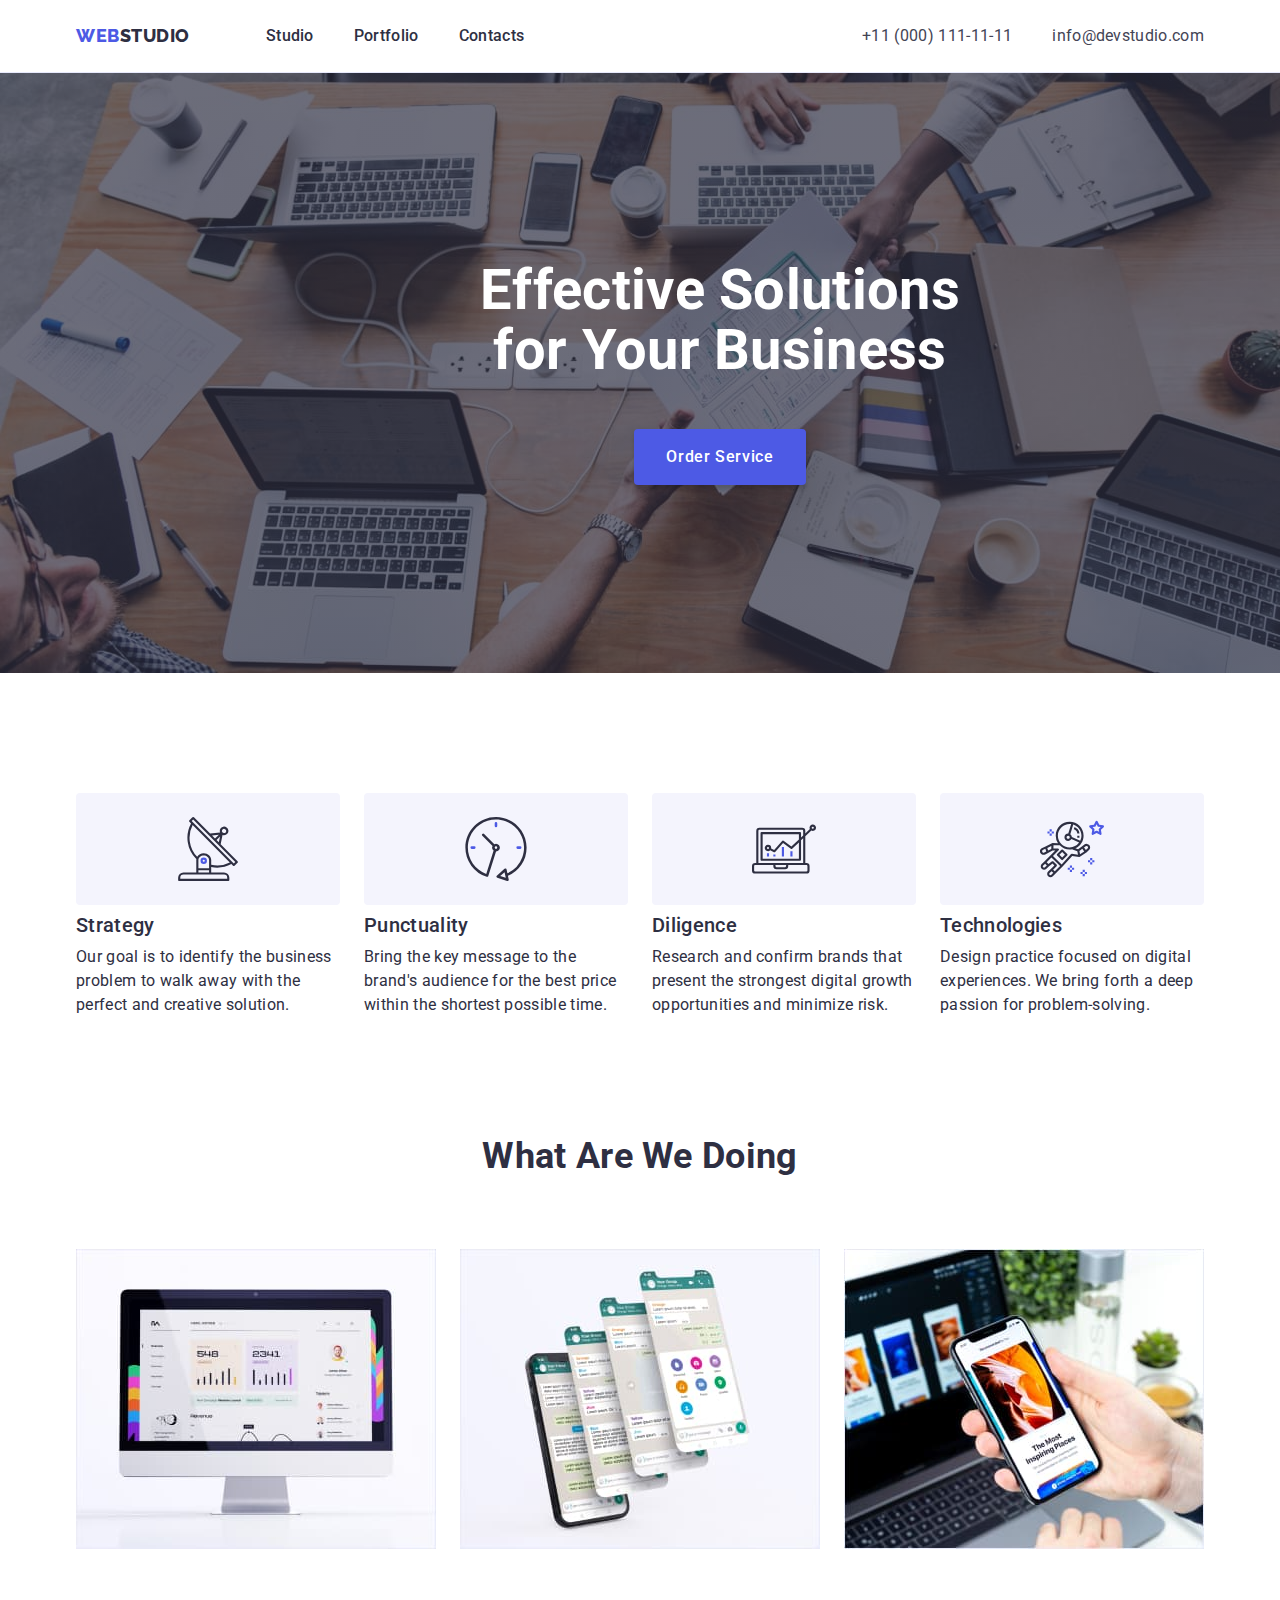
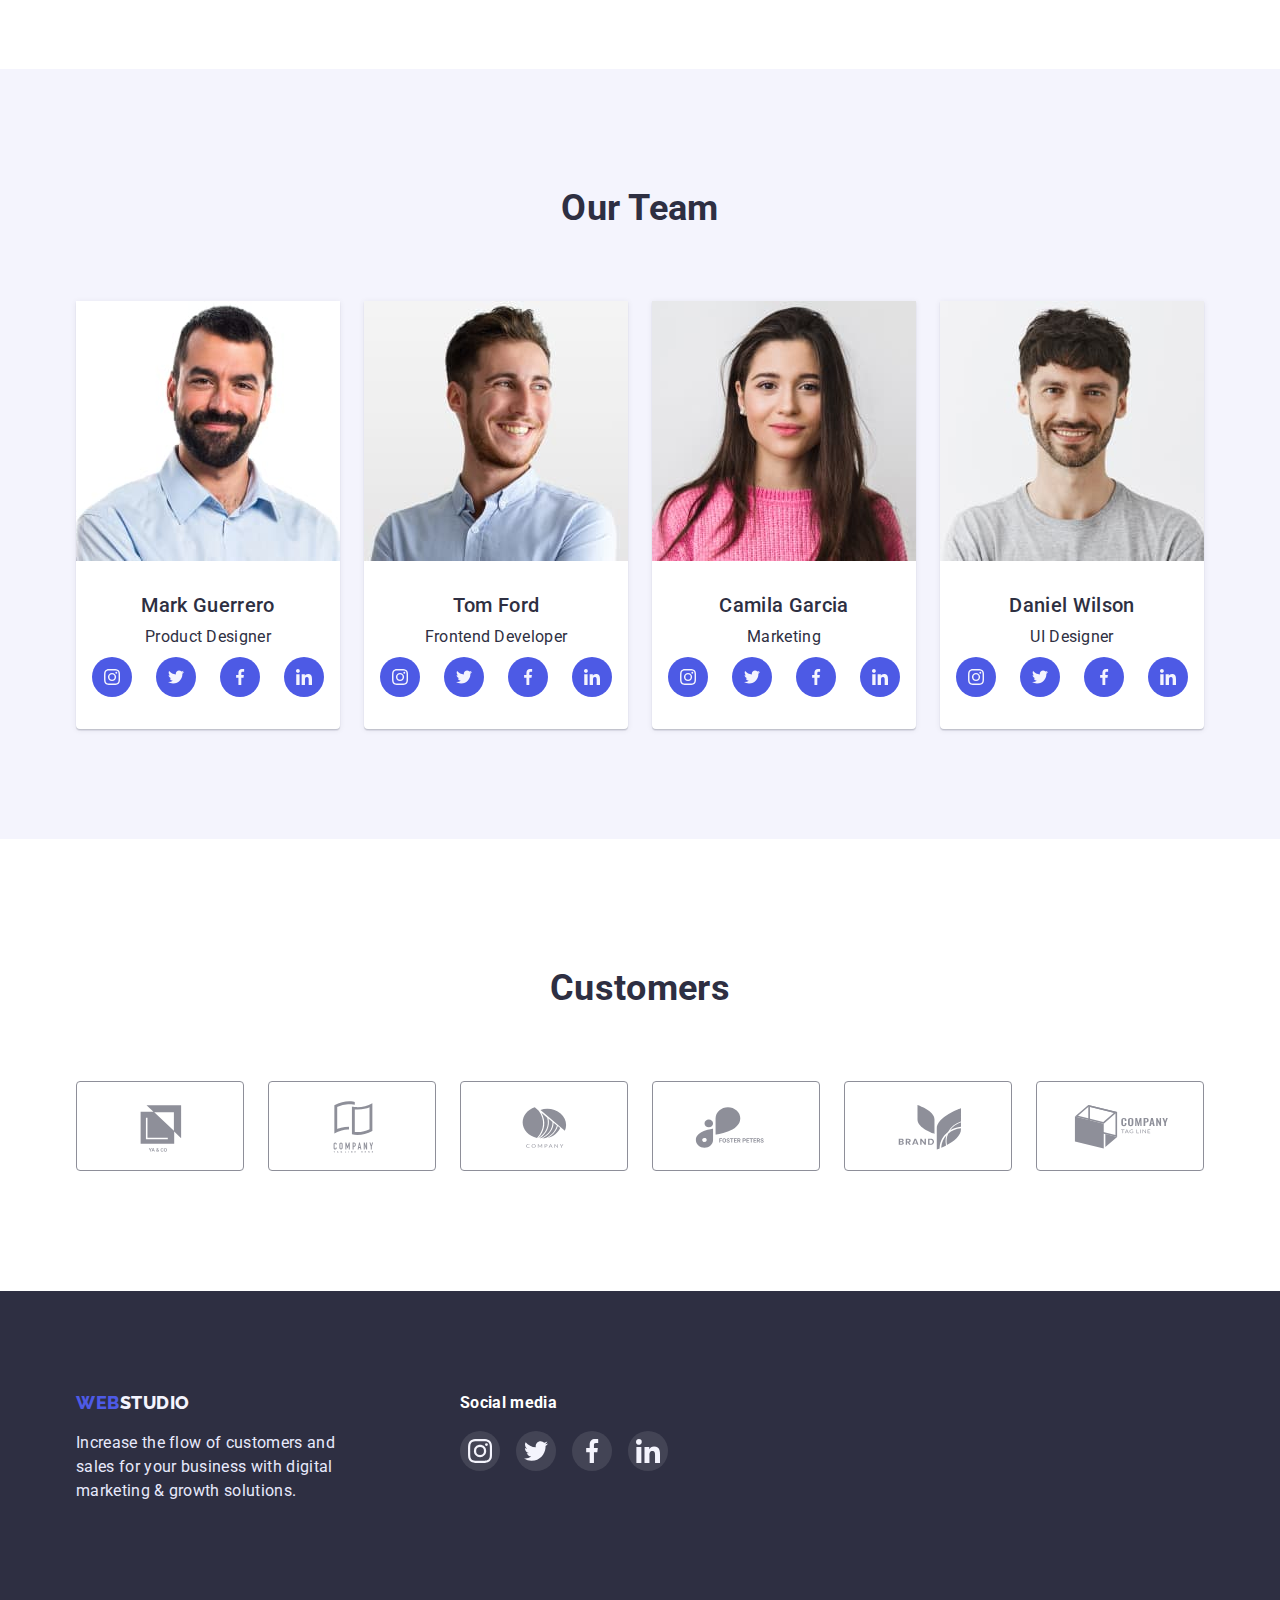
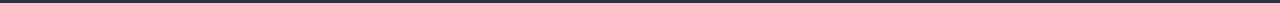
<file: index.html>
<!DOCTYPE html>
<html lang="en">
  <head>
    <meta charset="UTF-8" />
    <meta http-equiv="X-UA-Compatible" content="IE=edge" />
    <meta name="viewport" content="width=device-width, initial-scale=1.0" />
    <title>Document</title>
    <link
      rel="stylesheet"
      href="https://cdn.jsdelivr.net/npm/modern-normalize@1.1.0/modern-normalize.min.css"
    />
    <link rel="preconnect" href="https://fonts.googleapis.com" />
    <link rel="preconnect" href="https://fonts.gstatic.com" crossorigin />
    <link
      href="https://fonts.googleapis.com/css2?family=Raleway:wght@800&family=Roboto:wght@400;500;700;900&display=swap"
      rel="stylesheet"
    />
    <link rel="stylesheet" href="./css/styles.css" />
  </head>
  <body>
    <header class="header">
      <div class="container flex-header">
        <div class="flex-logo-nav">
          <a href="./index.html" class="logo"
            ><span class="logo-web">Web</span>studio</a
          >
          <nav>
            <ul class="list-nav">
              <li class="item">
                <a href="./index.html" class="nav-site">Studio</a>
              </li>
              <li class="item">
                <a href="./portfolio.html" class="nav-site">Portfolio</a>
              </li>
              <li class="item"><a href="" class="nav-site">Contacts</a></li>
            </ul>
          </nav>
        </div>
        <ul class="link-contacts">
          <li>
            <a href="tel:+110001111111" class="link-tel">+11 (000) 111-11-11</a>
          </li>
          <li>
            <a href="mailto:info@devstudio.com" class="link-mail"
              >info@devstudio.com</a
            >
          </li>
        </ul>
      </div>
    </header>
    <main>
      <!-- Hero -->
      <section class="section-hero section bg-hero">
        <div class="container">
          <h1 class="hero-title">Effective Solutions for Your Business</h1>
          <button type="button" class="hero-button">Order Service</button>
        </div>
      </section>
      <!-- Сlasses -->
      <section class="section">
        <div class="container">
          <h2 class="hidden">Classes</h2>
          <ul class="list-classes">
            <li class="item">
              <div class="card-svg">
                <svg class="feature-svg">
                  <use href="./images/icons.svg#icon-antenna"></use>
                </svg>
              </div>
              <h3 class="subtitel">Strategy</h3>
              <p class="subtitel-text">
                Our goal is to identify the business problem to walk away with
                the perfect and creative solution.
              </p>
            </li>
            <li class="item">
              <div class="card-svg">
                <svg class="feature-svg">
                  <use href="./images/icons.svg#icon-clock"></use>
                </svg>
              </div>
              <h3 class="subtitel">Punctuality</h3>
              <p class="subtitel-text">
                Bring the key message to the brand's audience for the best price
                within the shortest possible time.
              </p>
            </li>
            <li class="item">
              <div class="card-svg">
                <svg class="feature-svg">
                  <use href="./images/icons.svg#icon-diagram"></use>
                </svg>
              </div>
              <h3 class="subtitel">Diligence</h3>
              <p class="subtitel-text">
                Research and confirm brands that present the strongest digital
                growth opportunities and minimize risk.
              </p>
            </li>
            <li class="item">
              <div class="card-svg">
                <svg class="feature-svg">
                  <use href="./images/icons.svg#icon-astronaut"></use>
                </svg>
              </div>
              <h3 class="subtitel">Technologies</h3>
              <p class="subtitel-text">
                Design practice focused on digital experiences. We bring forth a
                deep passion for problem-solving.
              </p>
            </li>
          </ul>
        </div>
      </section>
      <!-- What are we doing -->
      <section class="section work-section">
        <div class="container">
          <h2 class="titel">What are we doing</h2>
          <ul class="list">
            <li class="list-work">
              <img
                src="./images/main-page/Rectangle71.jpg"
                alt="Monitor with graphs"
                width="360"
                height="300"
              />
            </li>
            <li class="list-work">
              <img
                src="./images/main-page/Rectangle72.jpg"
                alt="Multifunctional phone"
                width="360"
                height="300"
              />
            </li>
            <li class="list-work">
              <img
                src="./images/main-page/Rectangle73.jpg"
                alt="connection of the phone with the computer"
                width="360"
                height="300"
              />
            </li>
          </ul>
        </div>
      </section>
      <!-- Team -->
      <section class="section section-team">
        <div class="container">
          <h2 class="titel">Our Team</h2>
          <ul class="list">
            <li class="list-team">
              <img
                src="./images/main-page/people1.jpg"
                alt="foto Mark Guerrero"
                width="264"
                height="260"
              />
              <div class="name-team">
                <h3 class="subtitel">Mark Guerrero</h3>
                <p class="subtitel-text">Product Designer</p>
                <ul class="list">
                  <li class="item">
                    <a href="" class="link">
                      <svg>
                        <use href="./images/icons.svg#icon-instagram"></use>
                      </svg>
                    </a>
                  </li>
                  <li class="item">
                    <a href="" class="link">
                      <svg>
                        <use href="./images/icons.svg#icon-twitter"></use>
                      </svg>
                    </a>
                  </li>
                  <li class="item">
                    <a href="" class="link">
                      <svg>
                        <use href="./images/icons.svg#icon-facebook"></use>
                      </svg>
                    </a>
                  </li>
                  <li class="item">
                    <a href="" class="link">
                      <svg>
                        <use href="./images/icons.svg#icon-linkedin"></use>
                      </svg>
                    </a>
                  </li>
                </ul>
              </div>
            </li>
            <li class="list-team">
              <img
                src="./images/main-page/people2.jpg"
                alt="foto Tom Ford"
                width="264"
                height="260"
              />
              <div class="name-team">
                <h3 class="subtitel">Tom Ford</h3>
                <p class="subtitel-text">Frontend Developer</p>
                <ul class="list">
                  <li class="item">
                    <a href="" class="link">
                      <svg>
                        <use href="./images/icons.svg#icon-instagram"></use>
                      </svg>
                    </a>
                  </li>
                  <li class="item">
                    <a href="" class="link">
                      <svg>
                        <use href="./images/icons.svg#icon-twitter"></use>
                      </svg>
                    </a>
                  </li>
                  <li class="item">
                    <a href="" class="link">
                      <svg>
                        <use href="./images/icons.svg#icon-facebook"></use>
                      </svg>
                    </a>
                  </li>
                  <li class="item">
                    <a href="" class="link">
                      <svg>
                        <use href="./images/icons.svg#icon-linkedin"></use>
                      </svg>
                    </a>
                  </li>
                </ul>
              </div>
            </li>
            <li class="list-team">
              <img
                src="./images/main-page/people3.jpg"
                alt="foto Camila Garcia"
                width="264"
                height="260"
              />
              <div class="name-team">
                <h3 class="subtitel">Camila Garcia</h3>
                <p class="subtitel-text">Marketing</p>
                <ul class="list">
                  <li class="item">
                    <a href="" class="link">
                      <svg>
                        <use href="./images/icons.svg#icon-instagram"></use>
                      </svg>
                    </a>
                  </li>
                  <li class="item">
                    <a href="" class="link">
                      <svg>
                        <use href="./images/icons.svg#icon-twitter"></use>
                      </svg>
                    </a>
                  </li>
                  <li class="item">
                    <a href="" class="link">
                      <svg>
                        <use href="./images/icons.svg#icon-facebook"></use>
                      </svg>
                    </a>
                  </li>
                  <li class="item">
                    <a href="" class="link">
                      <svg>
                        <use href="./images/icons.svg#icon-linkedin"></use>
                      </svg>
                    </a>
                  </li>
                </ul>
              </div>
            </li>
            <li class="list-team">
              <img
                src="./images/main-page/people4.jpg"
                alt="foto Daniel Wilson"
                width="264"
                height="260"
              />
              <div class="name-team">
                <h3 class="subtitel">Daniel Wilson</h3>
                <p class="subtitel-text">UI Designer</p>
                <ul class="list">
                  <li class="item">
                    <a href="" class="link">
                      <svg>
                        <use href="./images/icons.svg#icon-instagram"></use>
                      </svg>
                    </a>
                  </li>
                  <li class="item">
                    <a href="" class="link">
                      <svg>
                        <use href="./images/icons.svg#icon-twitter"></use>
                      </svg>
                    </a>
                  </li>
                  <li class="item">
                    <a href="" class="link">
                      <svg>
                        <use href="./images/icons.svg#icon-facebook"></use>
                      </svg>
                    </a>
                  </li>
                  <li class="item">
                    <a href="" class="link">
                      <svg>
                        <use href="./images/icons.svg#icon-linkedin"></use>
                      </svg>
                    </a>
                  </li>
                </ul>
              </div>
            </li>
          </ul>
        </div>
      </section>
      <section class="section customers">
        <div class="container">
          <h2 class="titel">Customers</h2>
          <ul class="list">
            <li class="list-customers">
              <svg class="svg-customers">
                <use href="./images/icons.svg#icon-logo-ya-co"></use>
              </svg>
            </li>
            <li class="list-customers">
              <svg class="svg-customers">
                <use href="./images/icons.svg#icon-logo-tegline"></use>
              </svg>
            </li>
            <li class="list-customers">
              <svg class="svg-customers">
                <use href="./images/icons.svg#icon-logo-compani"></use>
              </svg>
            </li>
            <li class="list-customers">
              <svg class="svg-customers">
                <use href="./images/icons.svg#icon-logo-foster-peters"></use>
              </svg>
            </li>
            <li class="list-customers">
              <svg class="svg-customers">
                <use href="./images/icons.svg#icon-logo-brand"></use>
              </svg>
            </li>
            <li class="list-customers">
              <svg class="svg-customers">
                <use href="./images/icons.svg#icon-logo-compani-teg-line"></use>
              </svg>
            </li>
          </ul>
        </div>
      </section>
    </main>
    <footer class="footer">
      <div class="container fotter-flex">
        <div class="div-text">
          <a href="./index.html" class="logo-footer"
            ><span class="logo-web">Web</span>studio</a
          >
          <p class="footer-text">
            Increase the flow of customers and sales for your business with
            digital marketing & growth solutions.
          </p>
        </div>
        <div class="div-media">
          <h2 class="titel-media">Social media</h2>
          <ul class="list">
            <li class="item">
              <a href="" class="link">
                <svg>
                  <use href="./images/icons.svg#icon-instagram"></use>
                </svg>
              </a>
            </li>
            <li class="item">
              <a href="" class="link">
                <svg>
                  <use href="./images/icons.svg#icon-twitter"></use>
                </svg>
              </a>
            </li>
            <li class="item">
              <a href="" class="link">
                <svg>
                  <use href="./images/icons.svg#icon-facebook"></use>
                </svg>
              </a>
            </li>
            <li class="item">
              <a href="" class="link">
                <svg>
                  <use href="./images/icons.svg#icon-linkedin"></use>
                </svg>
              </a>
            </li>
          </ul>
        </div>
      </div>
    </footer>
  </body>
</html>
</file>
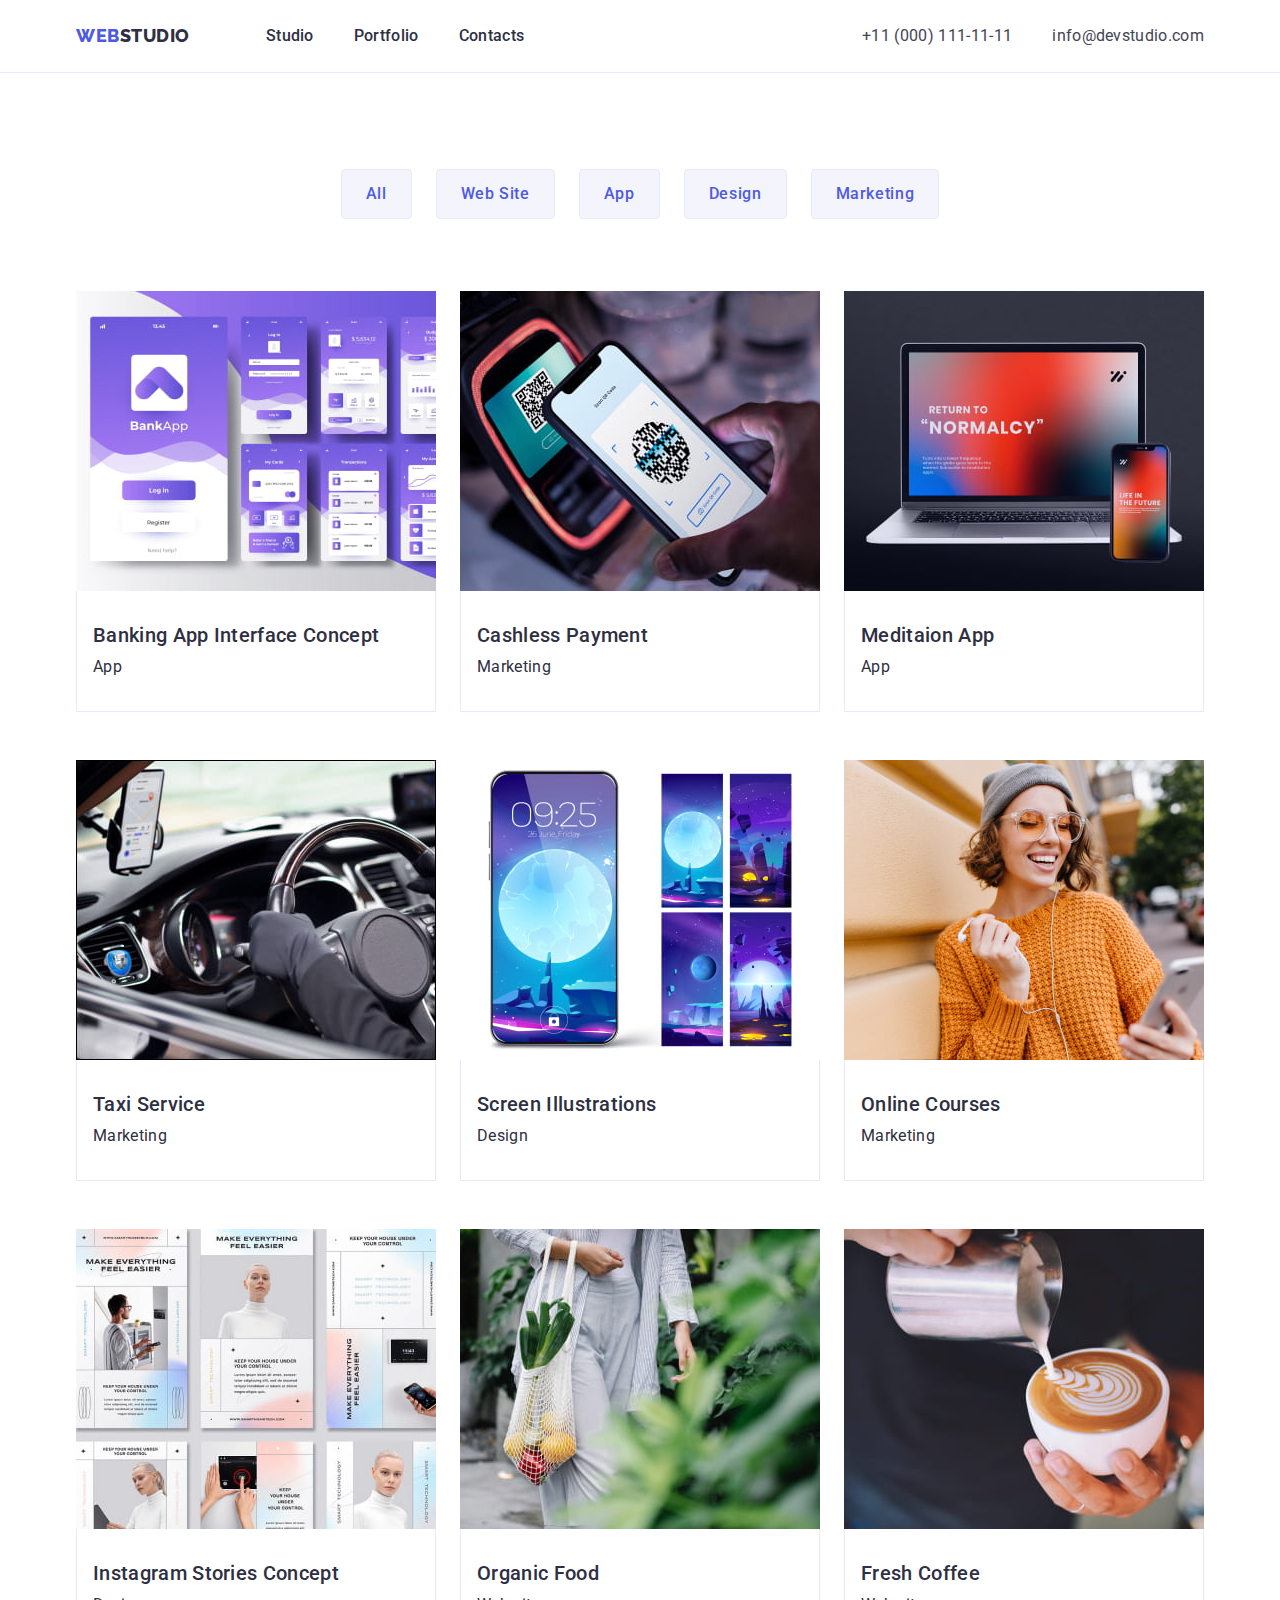
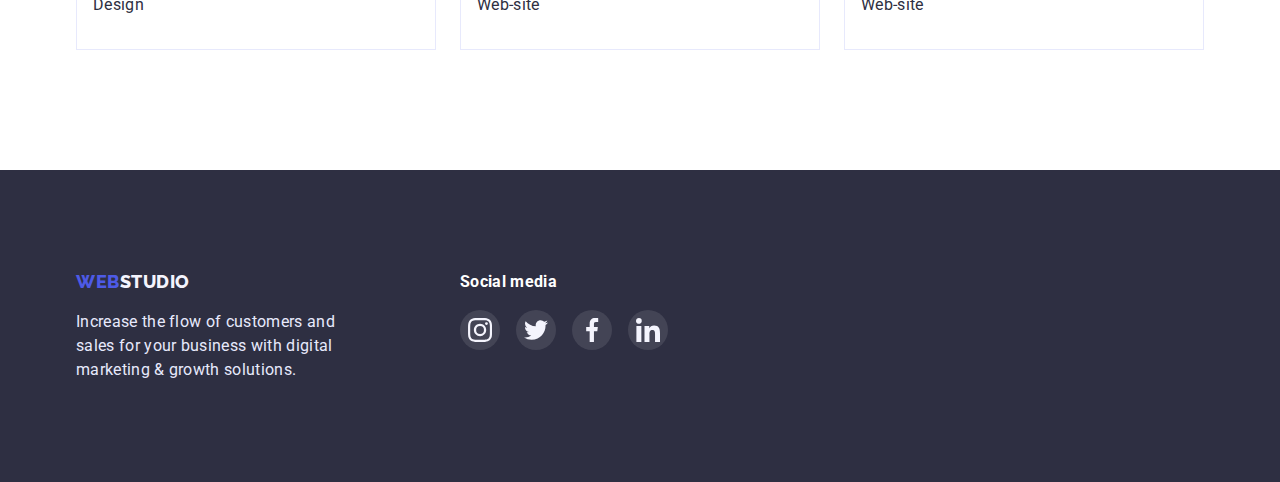
<file: portfolio.html>
<!DOCTYPE html>
<html lang="en">
  <head>
    <meta charset="UTF-8" />
    <meta http-equiv="X-UA-Compatible" content="IE=edge" />
    <meta name="viewport" content="width=device-width, initial-scale=1.0" />
    <title>Portfolio</title>
    <link
      rel="stylesheet"
      href="https://cdn.jsdelivr.net/npm/modern-normalize@1.1.0/modern-normalize.min.css"
    />
    <link rel="preconnect" href="https://fonts.googleapis.com" />
    <link rel="preconnect" href="https://fonts.gstatic.com" crossorigin />
    <link
      href="https://fonts.googleapis.com/css2?family=Raleway:wght@800&family=Roboto:wght@400;500;700;900&display=swap"
      rel="stylesheet"
    />
    <link rel="stylesheet" href="./css/styles.css" />
  </head>
  <body>
    <header class="header">
      <div class="container flex-header">
        <div class="flex-logo-nav">
          <a href="./index.html" class="logo"
            ><span class="logo-web">Web</span>studio</a
          >
          <nav>
            <ul class="list-nav">
              <li class="item">
                <a href="./index.html" class="nav-site">Studio</a>
              </li>
              <li class="item">
                <a href="./portfolio.html" class="nav-site">Portfolio</a>
              </li>
              <li class="item"><a href="" class="nav-site">Contacts</a></li>
            </ul>
          </nav>
        </div>
        <ul class="link-contacts">
          <li>
            <a href="tel:+110001111111" class="link-tel">+11 (000) 111-11-11</a>
          </li>
          <li>
            <a href="mailto:info@devstudio.com" class="link-mail"
              >info@devstudio.com</a
            >
          </li>
        </ul>
      </div>
    </header>
    <main>
      <section class="section portfolio-section">
        <div class="container selection">
          <h1 class="hidden">Portfolio</h1>
          <ul class="list">
            <li class="list-item">
              <button type="button" class="btn-portfolio">All</button>
            </li>
            <li class="list-item">
              <button type="button" class="btn-portfolio">Web Site</button>
            </li>
            <li class="list-item">
              <button type="button" class="btn-portfolio">App</button>
            </li>
            <li class="list-item">
              <button type="button" class="btn-portfolio">Design</button>
            </li>
            <li class="list-item">
              <button type="button" class="btn-portfolio">Marketing</button>
            </li>
          </ul>
          <ul class="portfolio">
            <li class="item">
              <a href="" class="">
                <img
                  src="./images/portfolio/app-banking.jpg"
                  alt="Image bank application"
                  width="360"
                  height="300"
                />
                <div class="name-card">
                  <h2 class="subtitel">Banking App Interface Concept</h2>
                  <p class="subtitel-text">App</p>
                </div>
              </a>
            </li>
            <li class="item">
              <a href="" class="">
                <img
                  src="./images/portfolio/marketing-payment.jpg"
                  alt="Image of non-cash settlement"
                  width="360"
                  height="300"
                />
                <div class="name-card">
                  <h2 class="subtitel">Cashless Payment</h2>
                  <p class="subtitel-text">Marketing</p>
                </div>
              </a>
            </li>
            <li class="item">
              <a href="" class="">
                <img
                  src="./images/portfolio/app-meditation.jpg"
                  alt="Image meditaion app"
                  width="360"
                  height="300"
                />
                <div class="name-card">
                  <h2 class="subtitel">Meditaion App</h2>
                  <p class="subtitel-text">App</p>
                </div>
              </a>
            </li>
            <li class="item">
              <a href="" class="">
                <img
                  src="./images/portfolio/marceting-taxi-service.jpg"
                  alt="Image taxi service"
                  width="360"
                  height="300"
                />
                <div class="name-card">
                  <h2 class="subtitel">Taxi Service</h2>
                  <p class="subtitel-text">Marketing</p>
                </div>
              </a>
            </li>
            <li class="item">
              <a href="" class="">
                <img
                  src="./images/portfolio/design-screen.jpg"
                  alt="Image screen illustrations"
                  width="360"
                  height="300"
                />
                <div class="name-card">
                  <h2 class="subtitel">Screen Illustrations</h2>
                  <p class="subtitel-text">Design</p>
                </div>
              </a>
            </li>
            <li class="item">
              <a href="" class="">
                <img
                  src="./images/portfolio/marceting-online.jpg"
                  alt="Image online courses"
                  width="360"
                  height="300"
                />
                <div class="name-card">
                  <h2 class="subtitel">Online Courses</h2>
                  <p class="subtitel-text">Marketing</p>
                </div>
              </a>
            </li>
            <li class="item">
              <a href="" class="">
                <img
                  src="./images/portfolio/design-instagram.jpg"
                  alt="Image instagram stories concept"
                  width="360"
                  height="300"
                />
                <div class="name-card">
                  <h2 class="subtitel">Instagram Stories Concept</h2>
                  <p class="subtitel-text">Design</p>
                </div>
              </a>
            </li>
            <li class="item">
              <a href="" class="">
                <img
                  src="./images/portfolio/website-organic.jpg"
                  alt="Image organic food"
                  width="360"
                  height="300"
                />
                <div class="name-card">
                  <h2 class="subtitel">Organic Food</h2>
                  <p class="subtitel-text">Web-site</p>
                </div>
              </a>
            </li>
            <li class="item">
              <a href="" class="">
                <img
                  src="./images/portfolio/website-fresh.jpg"
                  alt="Image fresh coffee"
                  width="360"
                  height="300"
                />
                <div class="name-card">
                  <h2 class="subtitel">Fresh Coffee</h2>
                  <p class="subtitel-text">Web-site</p>
                </div>
              </a>
            </li>
          </ul>
        </div>
      </section>
    </main>
    <footer class="footer">
      <div class="container fotter-flex">
        <div class="div-text">
          <a href="./index.html" class="logo-footer"
            ><span class="logo-web">Web</span>studio</a
          >
          <p class="footer-text">
            Increase the flow of customers and sales for your business with
            digital marketing & growth solutions.
          </p>
        </div>
        <div class="div-media">
          <h2 class="titel-media">Social media</h2>
          <ul class="list">
            <li class="item">
              <a href="" class="link">
                <svg>
                  <use href="./images/icons.svg#icon-instagram"></use>
                </svg>
              </a>
            </li>
            <li class="item">
              <a href="" class="link">
                <svg>
                  <use href="./images/icons.svg#icon-twitter"></use>
                </svg>
              </a>
            </li>
            <li class="item">
              <a href="" class="link">
                <svg>
                  <use href="./images/icons.svg#icon-facebook"></use>
                </svg>
              </a>
            </li>
            <li class="item">
              <a href="" class="link">
                <svg>
                  <use href="./images/icons.svg#icon-linkedin"></use>
                </svg>
              </a>
            </li>
          </ul>
        </div>
      </div>
    </footer>
  </body>
</html>
</file>
<file: css/styles.css>
:root {
  --background-color: #e5e5e5;
  --primary-brand: #4d5ae5;
  --pressed-state: #404bbf;
  --dark: #2e2f42;
  --success: #31d0aa;
  --text: #434455;
  --subtle-text: #8e8f99;
  --accent: #e7e9fc;
  --light: #f4f4fd;
  --modal-overlay: #2e2f42;
  --hero-background: #2e2f42;
  --margin-right-img: 24px;
}

body {
  color: var(--text);
  font-size: 16px;
  font-family: "Roboto", sans-serif;
  line-height: 1.5;
  letter-spacing: 0.02em;
}
ul {
  margin: 0;
  padding: 0;
  list-style: none;
}
img {
  display: block;
}
button {
  cursor: pointer;
}
h1,
h2,
h3,
h4,
h5,
h6,
p {
  margin: 0;
  color: var(--dark);
}
a {
  color: currentColor;
  text-decoration: none;
}
.container {
  width: 1158px;
  margin-right: auto;
  margin-left: auto;
  padding-right: 15px;
  padding-left: 15px;
}
.hidden {
  position: absolute;
  overflow: hidden;
  clip: rect(0 0 0 0);
  width: 1px;
  height: 1px;
  margin: -1px;
  padding: 0;
  border: 0;
  white-space: nowrap;
  clip-path: inset(100%);
}

.titel {
  margin-bottom: 72px;

  font-size: 36px;
  line-height: 1.11;
  text-align: center;
  text-transform: capitalize;
}
.list {
  display: flex;
}
.section {
  padding-top: 120px;
  padding-bottom: 120px;
}

/* header */

.header {
  border-bottom: 1px solid #e7e9fc;
}
.flex-header {
  display: flex;
}
.flex-logo-nav {
  display: flex;
}
.logo {
  padding-top: 24px;
  padding-bottom: 24px;
  color: var(--dark);
  font-weight: 800;
  font-size: 18px;

  font-family: "Raleway", sans-serif;
  line-height: 1.33;
  letter-spacing: 0.03em;
  text-transform: uppercase;
}

.logo-web {
  color: var(--primary-brand);
}
.list-nav {
  display: flex;
  margin-left: 76px;
}
.list-nav .item:not(:last-child) {
  margin-right: 40px;
}

.nav-site {
  display: block;
  padding-top: 24px;
  padding-bottom: 24px;
  color: var(--dark);
  font-weight: 500;
}

.nav-site:hover,
.nav-site:focus {
  color: var(--pressed-state);
}
.link-contacts {
  display: flex;
  margin-left: auto;
}
.link-contacts a {
  display: block;
  padding-top: 24px;
  padding-bottom: 24px;
}
.link-tel {
  margin-right: 40px;
  color: inherit;
}
.link-tel:hover,
.link-tel:focus {
  color: var(--pressed-state);
}

.link-mail {
  color: inherit;
}
.link-mail:hover,
.link-mail:focus {
  color: var(--pressed-state);
}

/* Hero */
.bg-hero {
  min-width: 1440px;
  height: 600px;
  background-color: var(--modal-overlay);
  background-image: linear-gradient(
      to right,
      rgba(46, 47, 66, 0.7),
      rgba(46, 47, 66, 0.7)
    ),
    url(../images/bg-hero.jpg);
  background-position: center;
  background-size: cover;
}
.section-hero {
  padding-top: 188px;
  padding-bottom: 188px;
  background-color: var(--hero-background);
}
.hero-title {
  width: 494px;
  margin-right: auto;
  margin-bottom: 48px;
  margin-left: auto;
  color: #ffffff;

  font-weight: 700;
  font-size: 56px;
  line-height: 1.07;
  text-align: center;
}
.hero-button {
  display: block;
  margin-right: auto;
  margin-left: auto;
  padding: 16px 32px 16px 32px;
  border: none;
  border-radius: 4px;
  background-color: var(--primary-brand);
  color: #ffffff;
  box-shadow: 0px 4px 4px rgba(0, 0, 0, 0.15);
  font-weight: 500;
  font-size: 16px;
  line-height: 1.5;
  letter-spacing: 0.04em;
}

.hero-button:hover,
.hero-button:focus {
  background-color: var(--pressed-state);
}
.list-classes {
  display: flex;
}
.subtitel {
  margin-bottom: 8px;
  font-weight: 500;
  font-size: 20px;
  line-height: 1.2;
}
.list-classes .item {
  width: calc((100%- (var(--margin-right-img)) * 3) / 4);
}
.list-classes .item:not(:last-child) {
  margin-right: var(--margin-right-img);
}
/*section Feature */
.card-svg {
  display: inline-flex;
  margin-bottom: 8px;
  padding-top: 24px;
  padding-right: 100px;
  padding-bottom: 24px;
  padding-left: 100px;
  border-radius: 4px;
  background: var(--light);
}
.feature-svg {
  width: 64px;
  height: 64px;
}
/* section WE DOING */

.work-section {
  padding-top: 0;
}

.list-work {
  width: calc((100%- (var(--margin-right-img)) * 2) / 3);
}
.list-work:not(:last-child) {
  margin-right: var(--margin-right-img);
}

/* section TEAM */

.section-team {
  padding-bottom: 110px;
  background: #f4f4fd;
}

.list-team {
  width: calc((100%- (var(--margin-right-img)) * 2) / 3);
  border-radius: 0px 0px 4px 4px;
  background: #ffffff;
  box-shadow: 0px 1px 6px rgba(46, 47, 66, 0.08),
    0px 1px 1px rgba(46, 47, 66, 0.16), 0px 2px 1px rgba(46, 47, 66, 0.08);
}
.list-team:not(:last-child) {
  margin-right: var(--margin-right-img);
}
.name-team {
  padding-top: 32px;
  padding-right: 16px;
  padding-bottom: 32px;
  padding-left: 16px;
  text-align: center;
}
.name-team .subtitel-text {
  padding-bottom: 8px;
}
.name-team .list {
  display: flex;
}
.name-team .item {
  display: inline-flex;
  border-radius: 50%;
  background: #4d5ae5;
}
.name-team .item:not(:last-child) {
  margin-right: 24px;
}
.name-team .link {
  display: inline-flex;
  padding: 12px;
  border-radius: 50%;
  fill: var(--light);
}
.name-team .link:hover,
.name-team .link:focus {
  background: var(--pressed-state);
}

.name-team svg {
  width: 16px;
  height: 16px;
}

/* Customers */
.customers {
  padding-top: 130px;
}

.customers .list-customers {
  display: inline-flex;
  width: 168px;
  padding: 16px 32px;
  border: 1px solid var(--subtle-text);
  border-radius: 4px;
  fill: var(--subtle-text);
}
.customers .list-customers:not(:last-child) {
  margin-right: 24px;
}
.customers .list-customers:hover {
  border: 1px solid var(--pressed-state);
  border-radius: 4px;
  fill: var(--pressed-state);
}
.customers .svg-customers {
  width: 104px;
  height: 56px;
}
/* footer */
.fotter-flex {
  display: flex;
}
.footer {
  padding-top: 100px;
  padding-bottom: 100px;
  background-color: var(--modal-overlay);
}
.footer-text {
  width: 264px;
  color: var(--accent);

  line-height: 1.5;
}
.logo-footer {
  display: block;
  margin-bottom: 16px;
  color: var(--light);
  font-weight: 800;
  font-size: 18px;

  font-family: "Raleway", sans-serif;
  line-height: 1.33;
  letter-spacing: 0.03em;
  text-transform: uppercase;
}
.div-text {
  margin-right: 120px;
}
.div-media .titel-media {
  color: #ffffff;
  font-size: 16px;
  margin-bottom: 16px;
}
.div-media .link {
  display: inline-flex;
  padding: 8px;
  border-radius: 50%;
  background: rgba(255, 255, 255, 0.1);
}
.div-media .link:hover,
.div-media .link:focus {
  background-color: var(--success);
}
.div-media .item:not(:last-child) {
  margin-right: 16px;
}
.div-media svg {
  width: 24px;
  height: 24px;
  fill: var(--light);
}
/* portfolio */

.portfolio-section {
  padding-top: 96px;
}

.selection .list {
  display: flex;
  justify-content: center;
  margin-bottom: 72px;
}

.list-item:not(:last-child) {
  margin-right: var(--margin-right-img);
}

.btn-portfolio {
  padding: 12px 24px 12px 24px;
  border: 1px solid #e7e9fc;
  border-radius: 4px;
  background: var(--light);
  color: var(--primary-brand);
  font-weight: 500;
  font-size: 16px;
  line-height: 1.5;
  letter-spacing: 0.04em;
}
.btn-portfolio:hover,
.btn-portfolio:focus {
  border-radius: 4px;
  background: var(--pressed-state);
  color: #ffffff;
  box-shadow: 0px 3px 1px rgba(0, 0, 0, 0.1), 0px 2px 1px rgba(0, 0, 0, 0.08),
    0px 2px 2px rgba(0, 0, 0, 0.12);
}

.portfolio {
  display: flex;
  flex-wrap: wrap;
  row-gap: 48px;
  column-gap: 24px;
}

.portfolio .name-card {
  padding-top: 32px;
  padding-bottom: 32px;
  padding-left: 16px;
  border-right: 1px solid var(--accent);

  border-bottom: 1px solid var(--accent);
  border-left: 1px solid var(--accent);
}
</file>
